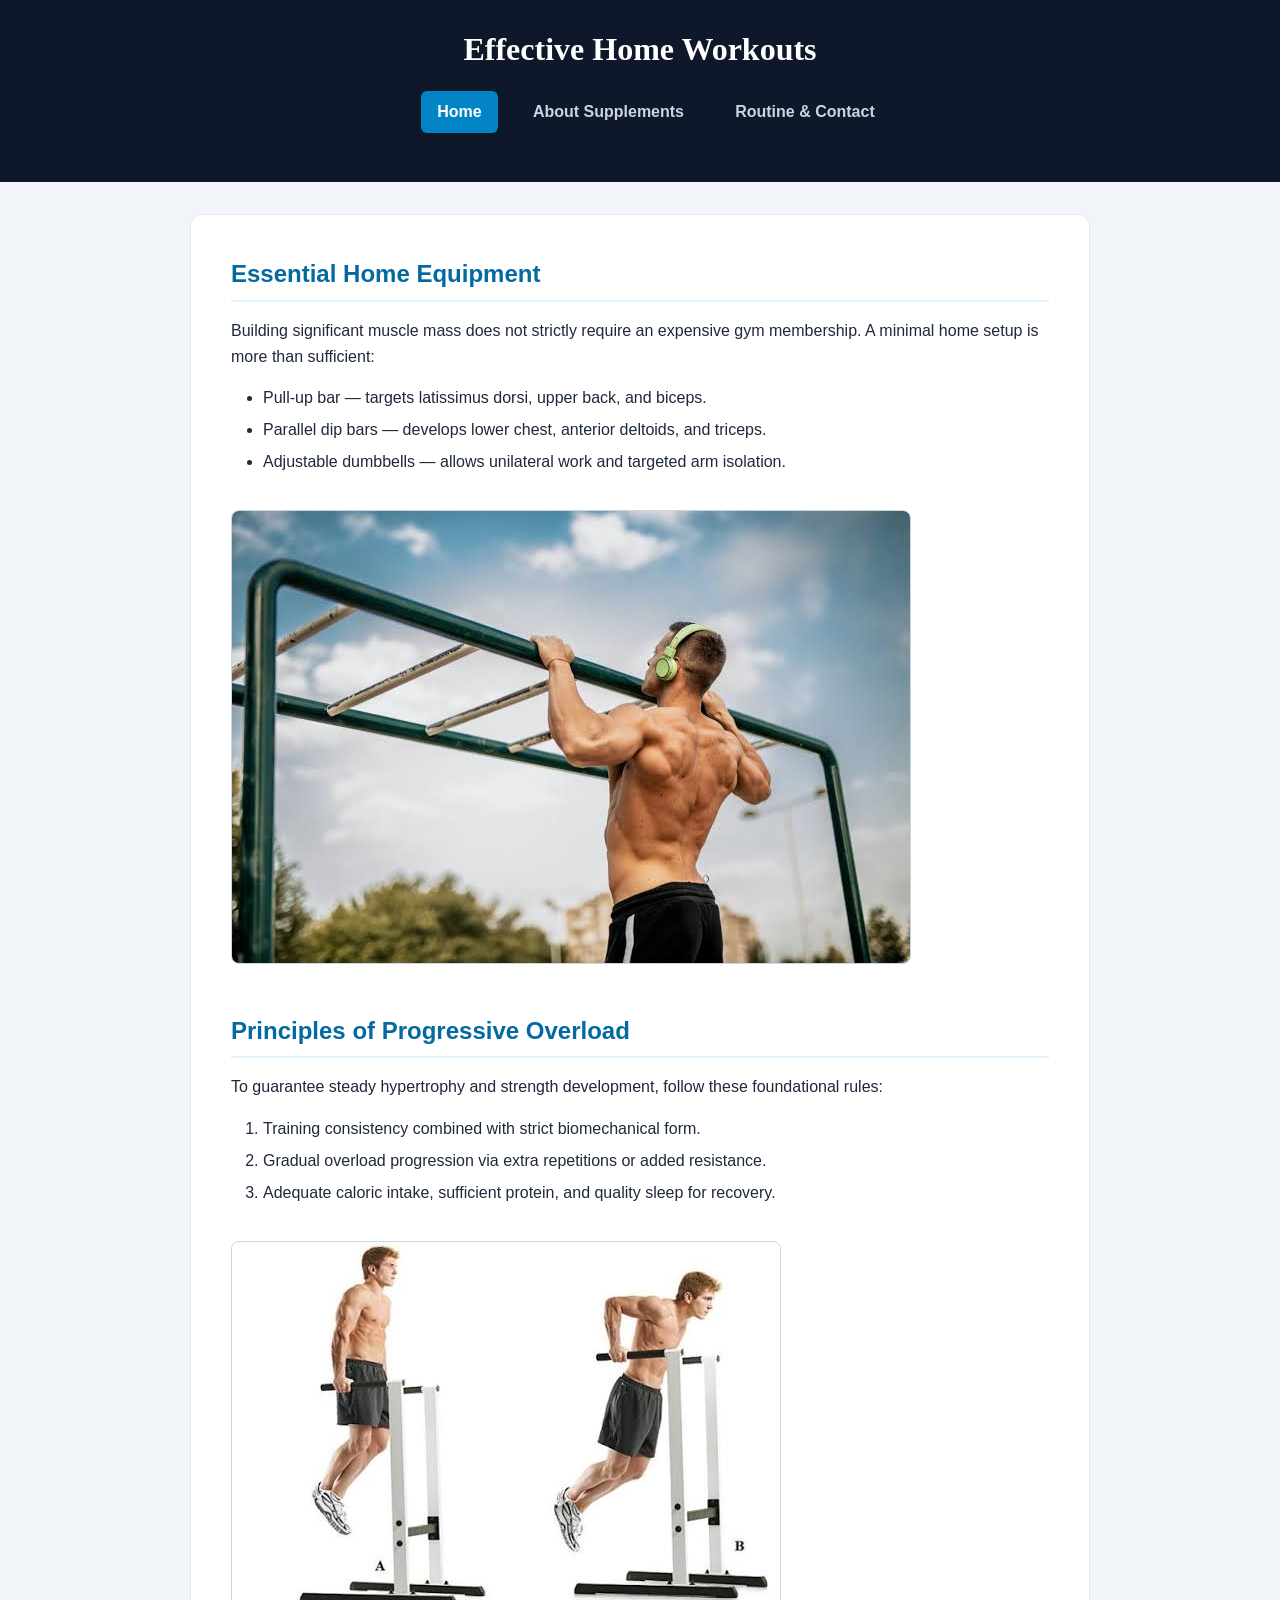
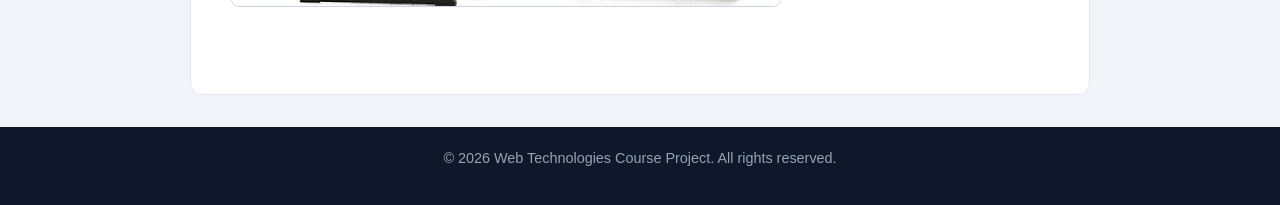
<file: index.html>
<!DOCTYPE html>
<html lang="en">
<head>
    <meta charset="UTF-8">
    <meta name="viewport" content="width=device-width, initial-scale=1.0">
    <title>Home Workouts & Nutrition</title>
    <link rel="stylesheet" href="css/style.css">
</head>
<body>
    <header>
        <h1>Effective Home Workouts</h1>
        <nav>
            <ul>
                <li><a href="index.html" class="active">Home</a></li>
                <li><a href="about.html">About Supplements</a></li>
                <li><a href="contact.html">Routine & Contact</a></li>
            </ul>
        </nav>
    </header>

    <main>
        <section>
            <h2>Essential Home Equipment</h2>
            <p>Building significant muscle mass does not strictly require an expensive gym membership. A minimal home setup is more than sufficient:</p>
            <ul>
                <li>Pull-up bar — targets latissimus dorsi, upper back, and biceps.</li>
                <li>Parallel dip bars — develops lower chest, anterior deltoids, and triceps.</li>
                <li>Adjustable dumbbells — allows unilateral work and targeted arm isolation.</li>
            </ul>
            <img src="images/equipment.jpg" alt="Home workout equipment: pull-up bar and dumbbells">
        </section>

        <section>
            <h2>Principles of Progressive Overload</h2>
            <p>To guarantee steady hypertrophy and strength development, follow these foundational rules:</p>
            <ol>
                <li>Training consistency combined with strict biomechanical form.</li>
                <li>Gradual overload progression via extra repetitions or added resistance.</li>
                <li>Adequate caloric intake, sufficient protein, and quality sleep for recovery.</li>
            </ol>
            <img src="images/workout.jpg" alt="Athlete training on parallel dip bars">
        </section>
    </main>

    <footer>
        <p>&copy; 2026 Web Technologies Course Project. All rights reserved.</p>
    </footer>
</body>
</html>
</file>
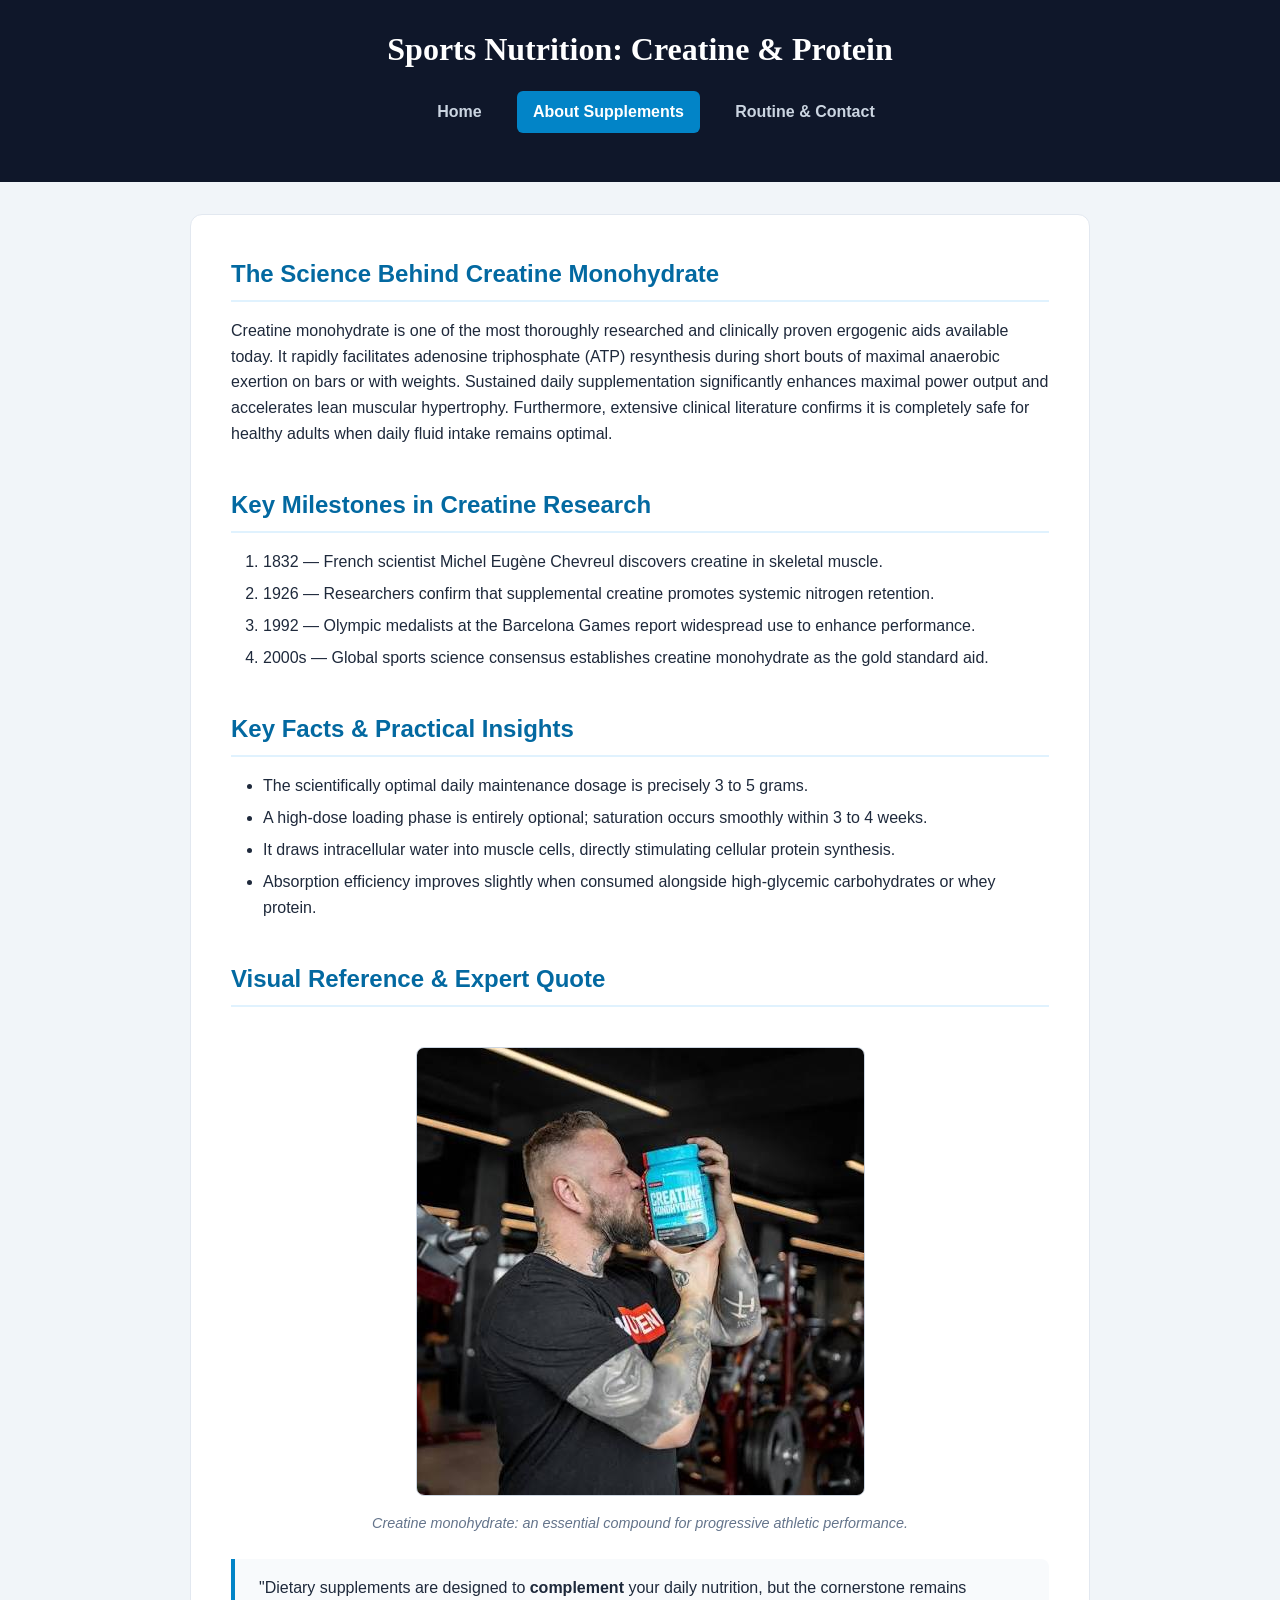
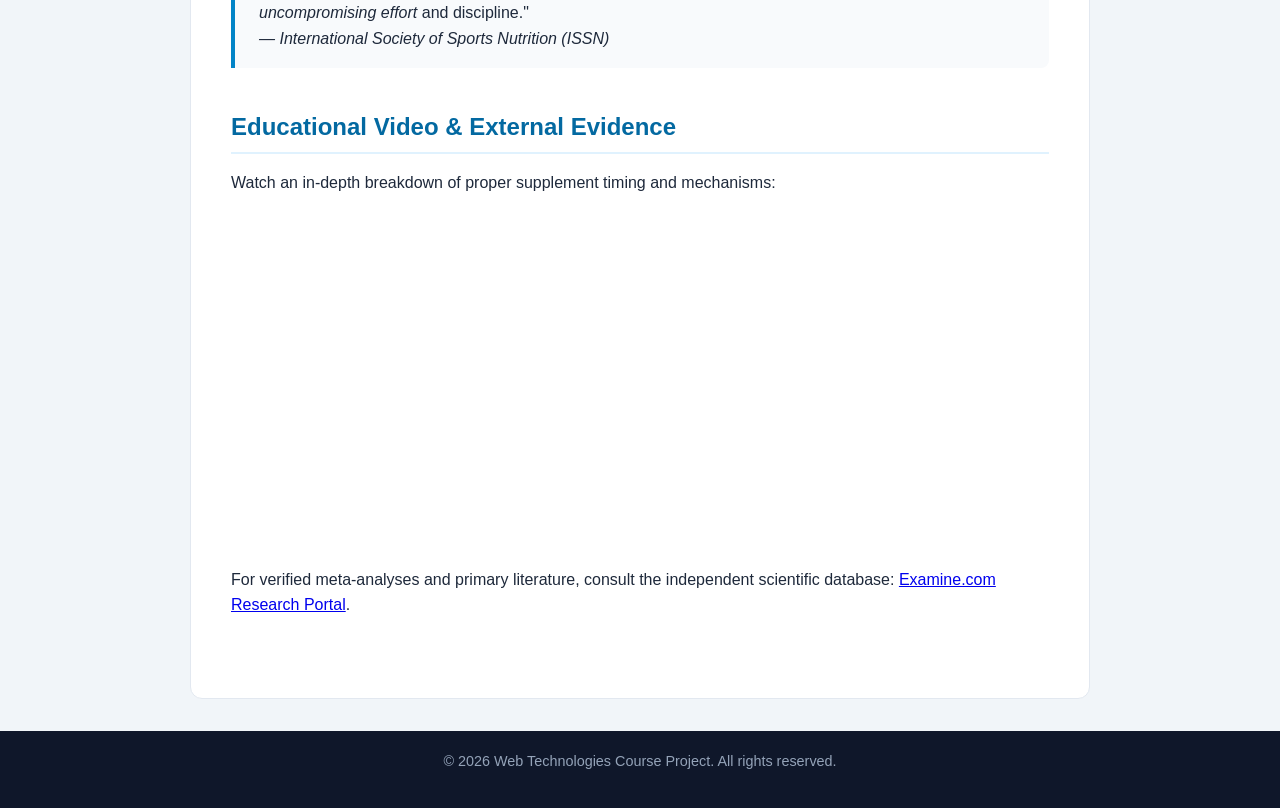
<file: about.html>
<!DOCTYPE html>
<html lang="en">
<head>
    <meta charset="UTF-8">
    <meta name="viewport" content="width=device-width, initial-scale=1.0">
    <title>About Sports Supplements</title>
    <link rel="stylesheet" href="css/style.css">
</head>
<body>
    <header>
        <h1>Sports Nutrition: Creatine & Protein</h1>
        <nav>
            <ul>
                <li><a href="index.html">Home</a></li>
                <li><a href="about.html" class="active">About Supplements</a></li>
                <li><a href="contact.html">Routine & Contact</a></li>
            </ul>
        </nav>
    </header>

    <main>
        <section>
            <h2>The Science Behind Creatine Monohydrate</h2>
            <p>
                Creatine monohydrate is one of the most thoroughly researched and clinically proven ergogenic aids available today. 
                It rapidly facilitates adenosine triphosphate (ATP) resynthesis during short bouts of maximal anaerobic exertion on bars or with weights. 
                Sustained daily supplementation significantly enhances maximal power output and accelerates lean muscular hypertrophy. 
                Furthermore, extensive clinical literature confirms it is completely safe for healthy adults when daily fluid intake remains optimal.
            </p>
        </section>

        <section>
            <h2>Key Milestones in Creatine Research</h2>
            <ol>
                <li>1832 — French scientist Michel Eugène Chevreul discovers creatine in skeletal muscle.</li>
                <li>1926 — Researchers confirm that supplemental creatine promotes systemic nitrogen retention.</li>
                <li>1992 — Olympic medalists at the Barcelona Games report widespread use to enhance performance.</li>
                <li>2000s — Global sports science consensus establishes creatine monohydrate as the gold standard aid.</li>
            </ol>
        </section>

        <section>
            <h2>Key Facts & Practical Insights</h2>
            <ul>
                <li>The scientifically optimal daily maintenance dosage is precisely 3 to 5 grams.</li>
                <li>A high-dose loading phase is entirely optional; saturation occurs smoothly within 3 to 4 weeks.</li>
                <li>It draws intracellular water into muscle cells, directly stimulating cellular protein synthesis.</li>
                <li>Absorption efficiency improves slightly when consumed alongside high-glycemic carbohydrates or whey protein.</li>
            </ul>
        </section>

        <section>
            <h2>Visual Reference & Expert Quote</h2>
            <figure>
                <img src="images/creatine.jpg" alt="Tub of pure micronized creatine monohydrate powder">
                <figcaption>Creatine monohydrate: an essential compound for progressive athletic performance.</figcaption>
            </figure>

            <blockquote>
                "Dietary supplements are designed to <strong>complement</strong> your daily nutrition, but the cornerstone remains <em>uncompromising effort</em> and discipline."
                <br>
                <cite>— International Society of Sports Nutrition (ISSN)</cite>
            </blockquote>
        </section>

        <section>
            <h2>Educational Video & External Evidence</h2>
            <p>Watch an in-depth breakdown of proper supplement timing and mechanisms:</p>
            <iframe width="560" height="315" src="https://youtu.be/05qRf2heG54?si=fslgfjwO4cqN2YyN" title="Scientific overview of sports supplements" allowfullscreen></iframe>

            <p>
                For verified meta-analyses and primary literature, consult the independent scientific database: 
                <a href="https://examine.com" target="_blank" rel="noopener">Examine.com Research Portal</a>.
            </p>
        </section>
    </main>

    <footer>
        <p>&copy; 2026 Web Technologies Course Project. All rights reserved.</p>
    </footer>
</body>
</html>
</file>
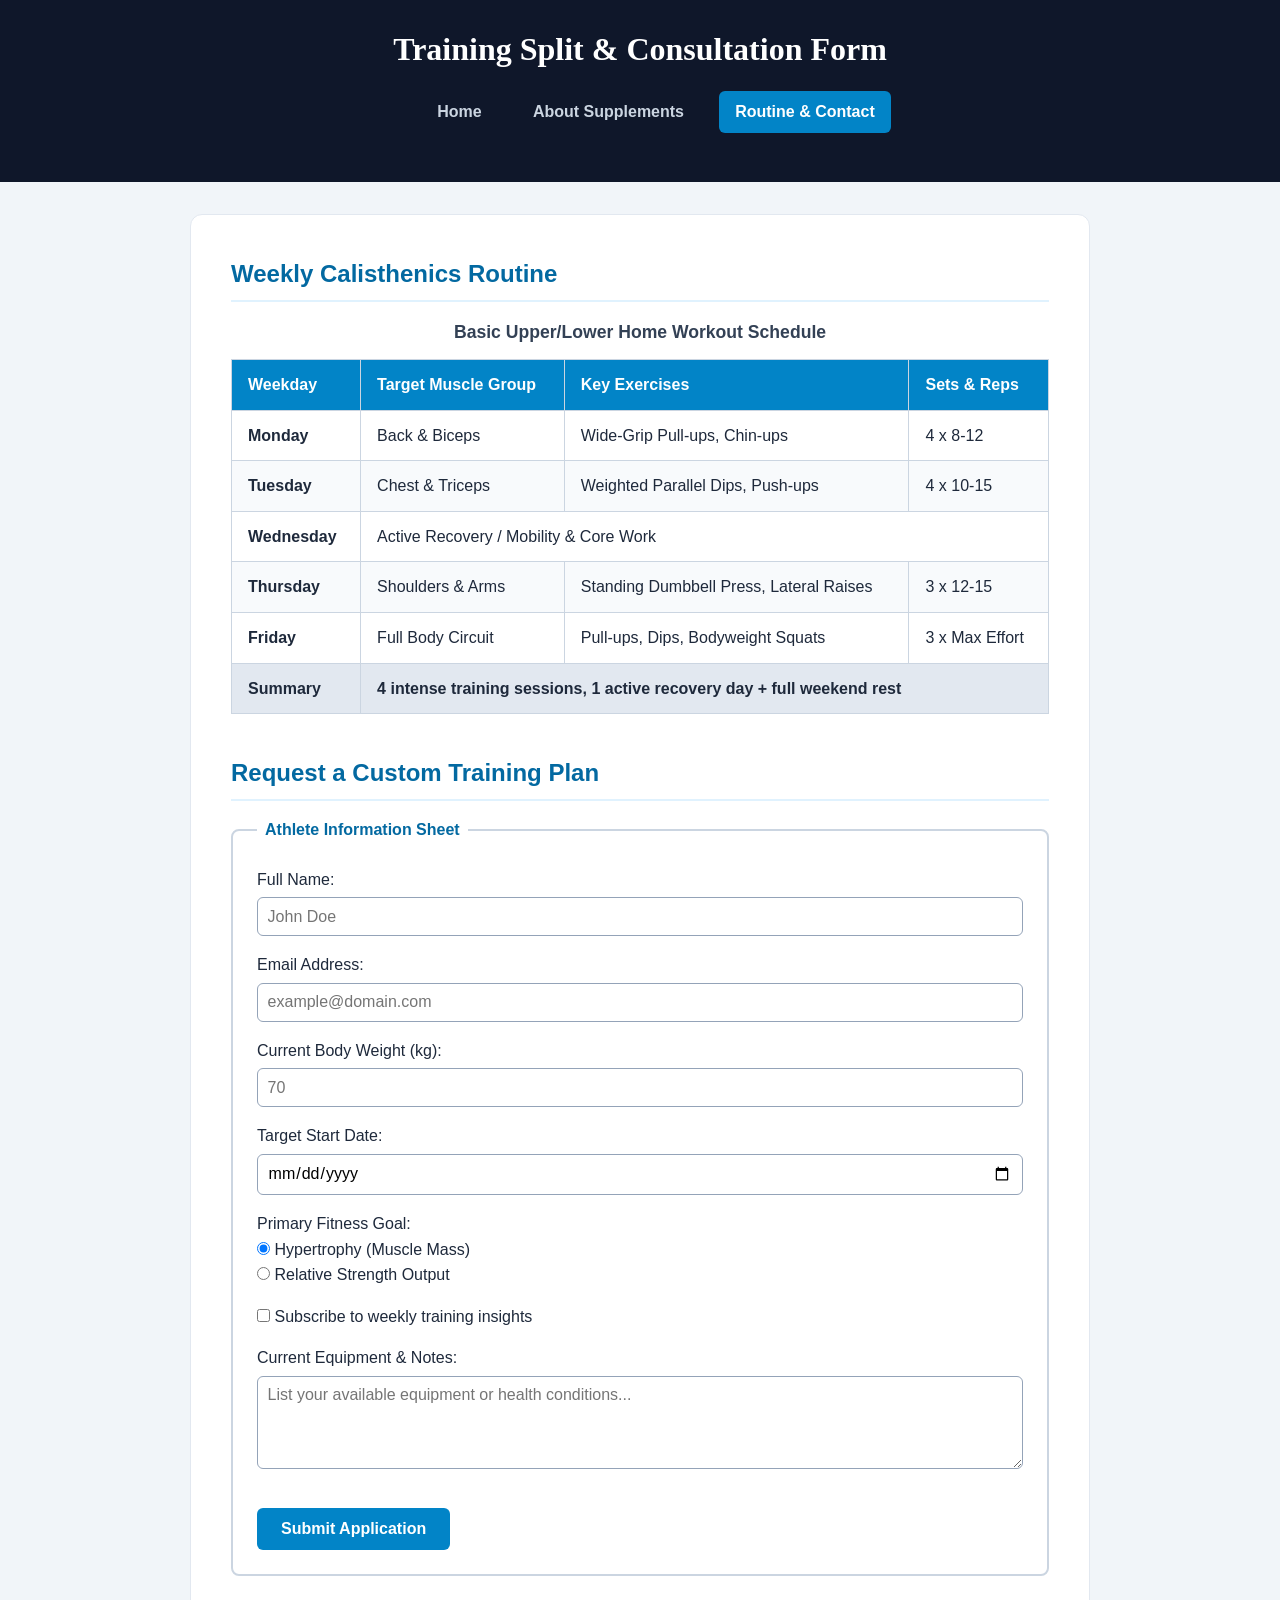
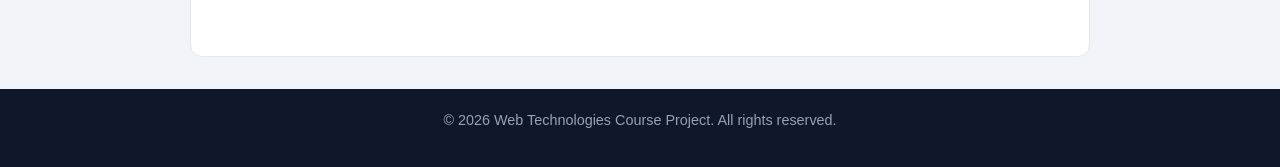
<file: contact.html>
<!DOCTYPE html>
<html lang="en">
<head>
    <meta charset="UTF-8">
    <meta name="viewport" content="width=device-width, initial-scale=1.0">
    <title>Training Routine & Contact</title>
    <link rel="stylesheet" href="css/style.css">
</head>
<body>
    <header>
        <h1>Training Split & Consultation Form</h1>
        <nav>
            <ul>
                <li><a href="index.html">Home</a></li>
                <li><a href="about.html">About Supplements</a></li>
                <li><a href="contact.html" class="active">Routine & Contact</a></li>
            </ul>
        </nav>
    </header>

    <main>
        <section>
            <h2>Weekly Calisthenics Routine</h2>
            <table>
                <caption>Basic Upper/Lower Home Workout Schedule</caption>
                <thead>
                    <tr>
                        <th scope="col">Weekday</th>
                        <th scope="col">Target Muscle Group</th>
                        <th scope="col">Key Exercises</th>
                        <th scope="col">Sets & Reps</th>
                    </tr>
                </thead>
                <tbody>
                    <tr>
                        <th scope="row">Monday</th>
                        <td>Back & Biceps</td>
                        <td>Wide-Grip Pull-ups, Chin-ups</td>
                        <td>4 x 8-12</td>
                    </tr>
                    <tr>
                        <th scope="row">Tuesday</th>
                        <td>Chest & Triceps</td>
                        <td>Weighted Parallel Dips, Push-ups</td>
                        <td>4 x 10-15</td>
                    </tr>
                    <tr>
                        <th scope="row">Wednesday</th>
                        <td colspan="3">Active Recovery / Mobility & Core Work</td>
                    </tr>
                    <tr>
                        <th scope="row">Thursday</th>
                        <td>Shoulders & Arms</td>
                        <td>Standing Dumbbell Press, Lateral Raises</td>
                        <td>3 x 12-15</td>
                    </tr>
                    <tr>
                        <th scope="row">Friday</th>
                        <td>Full Body Circuit</td>
                        <td>Pull-ups, Dips, Bodyweight Squats</td>
                        <td>3 x Max Effort</td>
                    </tr>
                </tbody>
                <tfoot>
                    <tr>
                        <th scope="row">Summary</th>
                        <td colspan="3">4 intense training sessions, 1 active recovery day + full weekend rest</td>
                    </tr>
                </tfoot>
            </table>
        </section>

        <section>
            <h2>Request a Custom Training Plan</h2>
            <form action="#" method="post" id="consultation-form">
                <fieldset>
                    <legend>Athlete Information Sheet</legend>

                    <p>
                        <label for="username">Full Name:</label><br>
                        <input type="text" id="username" name="username" placeholder="John Doe" required minlength="2">
                    </p>

                    <p>
                        <label for="useremail">Email Address:</label><br>
                        <input type="email" id="useremail" name="useremail" placeholder="example@domain.com" required>
                    </p>

                    <p>
                        <label for="userweight">Current Body Weight (kg):</label><br>
                        <input type="number" id="userweight" name="userweight" min="40" max="160" placeholder="70">
                    </p>

                    <p>
                        <label for="startdate">Target Start Date:</label><br>
                        <input type="date" id="startdate" name="startdate">
                    </p>

                    <p>
                        <span>Primary Fitness Goal:</span><br>
                        <input type="radio" id="goal-mass" name="goal" value="mass" checked>
                        <label for="goal-mass">Hypertrophy (Muscle Mass)</label>
                        <br>
                        <input type="radio" id="goal-strength" name="goal" value="strength">
                        <label for="goal-strength">Relative Strength Output</label>
                    </p>

                    <p>
                        <input type="checkbox" id="subscribe" name="subscribe">
                        <label for="subscribe">Subscribe to weekly training insights</label>
                    </p>

                    <p>
                        <label for="comment">Current Equipment & Notes:</label><br>
                        <textarea id="comment" name="comment" rows="4" cols="35" placeholder="List your available equipment or health conditions..."></textarea>
                    </p>

                    <button type="submit">Submit Application</button>
                </fieldset>
            </form>
        </section>
    </main>

    <footer>
        <p>&copy; 2026 Web Technologies Course Project. All rights reserved.</p>
    </footer>
</body>
</html>
</file>
<file: css/style.css>
* {
    box-sizing: border-box;
    margin: 0;
    padding: 0;
}

body {
    font-family: 'Segoe UI', Tahoma, Geneva, Verdana, sans-serif;
    font-size: 16px;
    line-height: 1.6;
    color: #1e293b;
    background-color: rgb(241, 245, 249);
    min-height: 100vh;
    display: flex;
    flex-direction: column;
}

header {
    background-color: #0f172a;
    color: white;
    padding: 1.5rem 1rem;
    text-align: center;
}

header h1 {
    font-family: 'Georgia', serif;
    font-size: 2rem;
    font-weight: 700;
    margin-bottom: 1rem;
}

nav ul {
    list-style: none;
    display: flex;
    justify-content: center;
    gap: 1.2rem;
    flex-wrap: wrap;
}

nav a {
    color: #cbd5e1;
    text-decoration: none;
    padding: 0.5rem 1rem;
    border-radius: 6px;
    font-weight: 600;
    transition: all 0.3s ease;
    display: inline-block;
}

nav a:hover {
    color: white;
    background-color: #0284c7;
    transform: translateY(-2px);
}

nav a.active {
    background-color: #0284c7;
    color: white;
}

main {
    max-width: 900px;
    width: 90%;
    margin: 2rem auto;
    background-color: white;
    padding: 2.5rem;
    border: 1px solid #e2e8f0;
    border-radius: 12px;
    flex: 1;
}

section {
    margin-bottom: 2.5rem;
}

h2 {
    color: #0369a1;
    font-size: 1.5rem;
    margin-bottom: 1rem;
    border-bottom: 2px solid #e0f2fe;
    padding-bottom: 0.4rem;
}

p {
    margin-bottom: 1rem;
}

ul, ol {
    margin-left: 2rem;
    margin-bottom: 1.2rem;
}

li {
    margin-bottom: 0.4rem;
}

img {
    max-width: 100%;
    height: auto;
    border-radius: 8px;
    margin-top: 1rem;
    border: 1px solid #cbd5e1;
}

figure {
    margin: 1.5rem 0;
    text-align: center;
}

figcaption {
    font-size: 0.9rem;
    color: #64748b;
    margin-top: 0.5rem;
    font-style: italic;
}

blockquote {
    border-left: 4px solid #0284c7;
    background-color: #f8fafc;
    padding: 1rem 1.5rem;
    margin: 1.5rem 0;
    border-radius: 0 8px 8px 0;
}

iframe {
    max-width: 100%;
    border-radius: 8px;
    margin: 1rem 0;
    border: none;
}

table {
    width: 100%;
    border-collapse: collapse;
    margin-top: 1rem;
}

caption {
    font-weight: bold;
    font-size: 1.1rem;
    margin-bottom: 0.8rem;
    color: #334155;
}

th, td {
    padding: 12px 16px;
    border: 1px solid #cbd5e1;
    text-align: left;
}

thead th {
    background-color: #0284c7;
    color: white;
}

tbody tr:nth-child(even) {
    background-color: #f8fafc;
}

tbody tr:hover {
    background-color: #f1f5f9;
}

tfoot {
    font-weight: bold;
    background-color: #e2e8f0;
}

#consultation-form fieldset {
    border: 2px solid #cbd5e1;
    border-radius: 8px;
    padding: 1.5rem;
}

#consultation-form legend {
    font-weight: bold;
    color: #0369a1;
    padding: 0 0.5rem;
}

#consultation-form input[type="text"],
#consultation-form input[type="email"],
#consultation-form input[type="number"],
#consultation-form input[type="date"],
#consultation-form textarea {
    width: 100%;
    padding: 0.6rem;
    margin-top: 0.3rem;
    border: 1px solid #94a3b8;
    border-radius: 6px;
    font-family: inherit;
    font-size: 1rem;
    transition: border-color 0.2s, box-shadow 0.2s;
}

#consultation-form input:focus,
#consultation-form textarea:focus {
    outline: none;
    border-color: #0284c7;
    box-shadow: 0 0 0 3px rgba(2, 132, 199, 0.25);
}

#consultation-form button {
    background-color: #0284c7;
    color: white;
    border: none;
    padding: 0.75rem 1.5rem;
    font-size: 1rem;
    font-weight: 600;
    border-radius: 6px;
    cursor: pointer;
    margin-top: 1rem;
    transition: background-color 0.2s;
}

#consultation-form button:hover {
    background-color: #0369a1;
}

footer {
    background-color: #0f172a;
    color: #94a3b8;
    text-align: center;
    padding: 1.2rem;
    font-size: 0.9rem;
    margin-top: auto;
}
</file>
